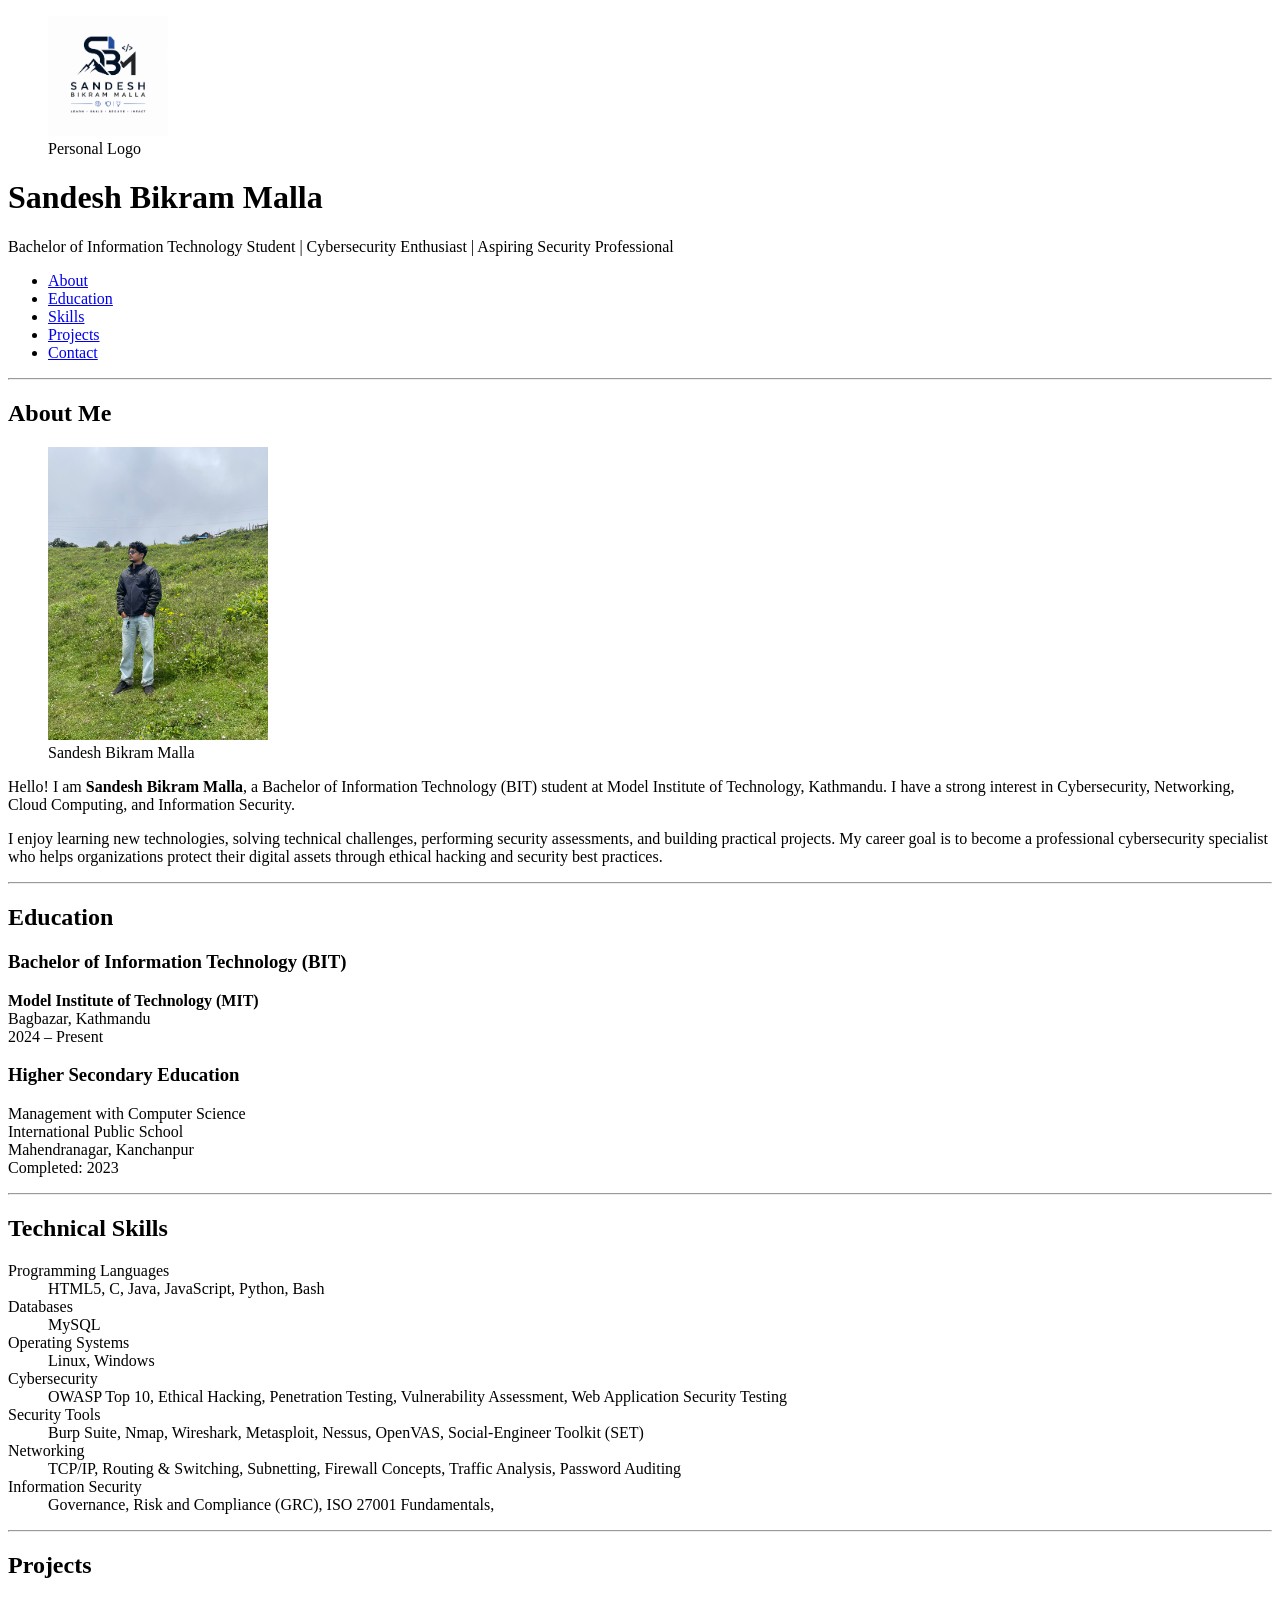
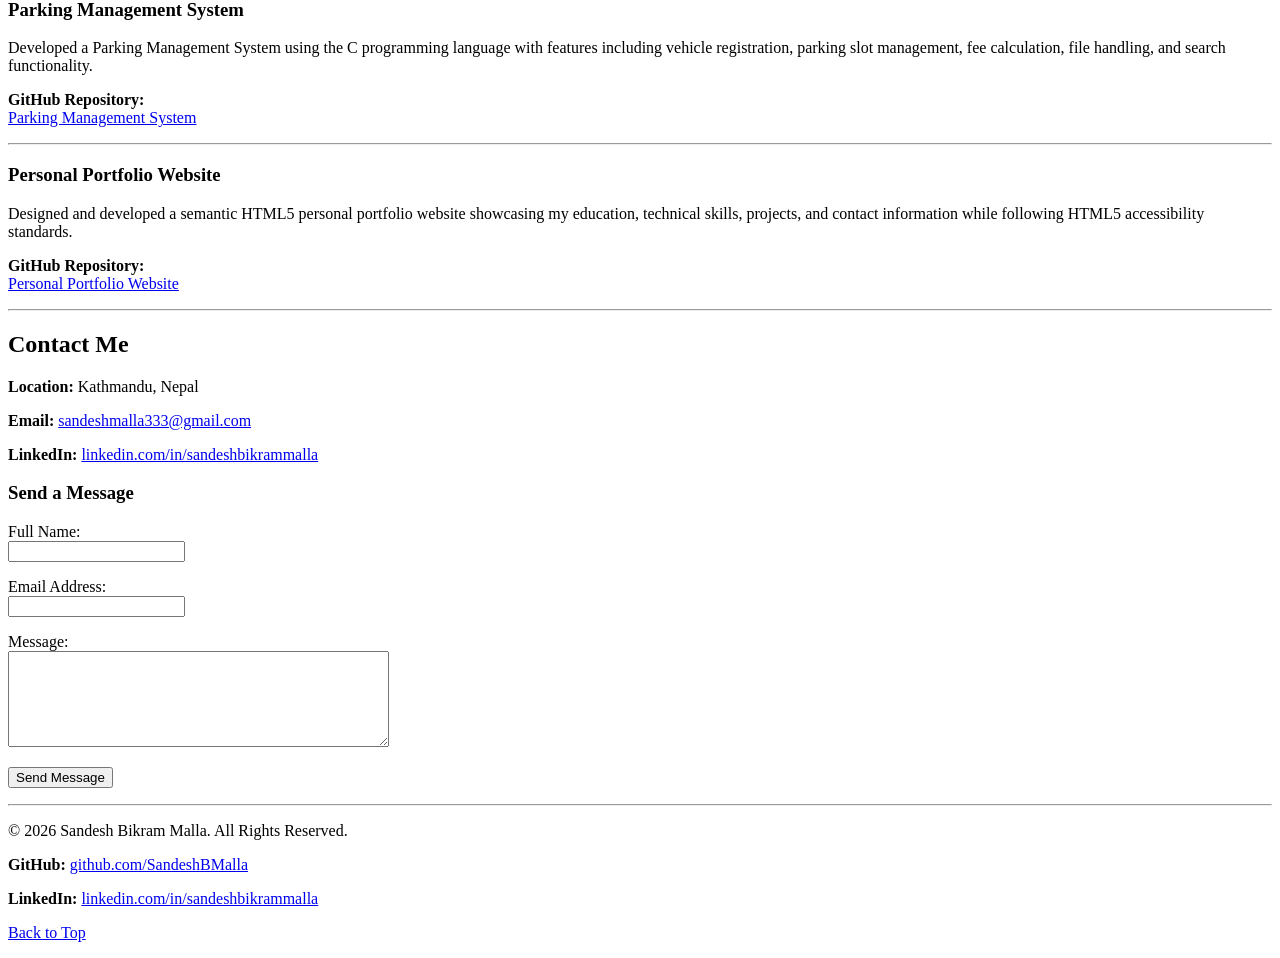
<file: index.html>
<!DOCTYPE html>
<html lang="en">

<head>
    <meta charset="UTF-8">
    <meta name="viewport" content="width=device-width, initial-scale=1.0">
    <title>Sandesh Bikram Malla | Personal Portfolio</title>
</head>

<body>

    <!-- ================= HEADER ================= -->
    <header id="top">

        <figure>
            <img src="logo.png" alt="Personal logo of Sandesh Bikram Malla" width="120">
            <figcaption>Personal Logo</figcaption>
        </figure>

        <h1>Sandesh Bikram Malla</h1>

        <p>
            Bachelor of Information Technology Student |
            Cybersecurity Enthusiast |
            Aspiring Security Professional
        </p>

        <nav>
            <ul>
                <li><a href="#about">About</a></li>
                <li><a href="#education">Education</a></li>
                <li><a href="#skills">Skills</a></li>
                <li><a href="#projects">Projects</a></li>
                <li><a href="#contact">Contact</a></li>
            </ul>
        </nav>

        <hr>

    </header>

    <!-- ================= MAIN ================= -->
    <main>

        <!-- About -->
        <section id="about">

            <h2>About Me</h2>

            <figure>
                <img src="profile.jpg"
                    alt="Portrait of Sandesh Bikram Malla"
                    width="220">
                <figcaption>Sandesh Bikram Malla</figcaption>
            </figure>

            <p>
                Hello! I am <strong>Sandesh Bikram Malla</strong>, a Bachelor of
                Information Technology (BIT) student at Model Institute of Technology,
                Kathmandu. I have a strong interest in Cybersecurity, Networking,
                Cloud Computing, and Information Security.
            </p>

            <p>
                I enjoy learning new technologies, solving technical challenges,
                performing security assessments, and building practical projects.
                My career goal is to become a professional cybersecurity specialist
                who helps organizations protect their digital assets through ethical
                hacking and security best practices.
            </p>

        </section>

        <hr>

        <!-- Education -->
        <section id="education">

            <h2>Education</h2>

            <article>

                <h3>Bachelor of Information Technology (BIT)</h3>

                <p>
                    <strong>Model Institute of Technology (MIT)</strong><br>
                    Bagbazar, Kathmandu<br>
                    2024 – Present
                </p>

            </article>

            <article>

                <h3>Higher Secondary Education</h3>

                <p>
                    Management with Computer Science<br>
                    International Public School<br>
                    Mahendranagar, Kanchanpur<br>
                    Completed: 2023
                </p>

            </article>

        </section>

        <hr>

        <!-- Skills -->
        <section id="skills">

            <h2>Technical Skills</h2>

            <dl>

                <dt>Programming Languages</dt>
                <dd>HTML5, C, Java, JavaScript, Python, Bash</dd>

                <dt>Databases</dt>
                <dd>MySQL</dd>

                <dt>Operating Systems</dt>
                <dd>Linux, Windows</dd>

                <dt>Cybersecurity</dt>
                <dd>
                    OWASP Top 10,
                    Ethical Hacking, Penetration Testing,
                    Vulnerability Assessment,
                    Web Application Security Testing
                </dd>

                <dt>Security Tools</dt>
                <dd>
                    Burp Suite,
                    Nmap,
                    Wireshark,
                    Metasploit,
                    Nessus,
                    OpenVAS,
                    Social-Engineer Toolkit (SET)
                </dd>

                <dt>Networking</dt>
                <dd>
                    TCP/IP,
                    Routing & Switching,
                    Subnetting,
                    Firewall Concepts,
                    Traffic Analysis,
                    Password Auditing
                </dd>

                <dt>Information Security</dt>
                <dd>
                
                    Governance, Risk and Compliance (GRC),
                    ISO 27001 Fundamentals,
                  
                </dd>

            </dl>

        </section>

        <hr>

        <!-- Projects -->
        <section id="projects">

            <h2>Projects</h2>

            <article>

                <h3>Parking Management System</h3>

                <p>
                    Developed a Parking Management System using the C programming
                    language with features including vehicle registration,
                    parking slot management, fee calculation,
                    file handling, and search functionality.
                </p>

                <p>
                    <strong>GitHub Repository:</strong><br>

                    <a href="https://github.com/SandeshBMalla/parking-management-system" target="_blank">
                        Parking Management System
                    </a>
                </p>

            </article>

            <hr>

            <article>

                <h3>Personal Portfolio Website</h3>

                <p>
                    Designed and developed a semantic HTML5 personal portfolio
                    website showcasing my education, technical skills,
                    projects, and contact information while following
                    HTML5 accessibility standards.
                </p>

                <p>
                    <strong>GitHub Repository:</strong><br>

                    <a href="https://github.com/SandeshBMalla/personal-portfolio" target="_blank">
                        Personal Portfolio Website
                    </a>
                </p>

            </article>

        </section>

        <hr>

        <!-- Contact -->
        <section id="contact">

            <h2>Contact Me</h2>

            <p><strong>Location:</strong> Kathmandu, Nepal</p>

            <p>
                <strong>Email:</strong>
                <a href="mailto:sandeshmalla333@gmail.com">
                    sandeshmalla333@gmail.com
                </a>
            </p>

            <p>
                <strong>LinkedIn:</strong>
                <a href="https://www.linkedin.com/in/sandeshbikrammalla/" target="_blank">
                    linkedin.com/in/sandeshbikrammalla
                </a>
            </p>

            <h3>Send a Message</h3>

            <form action="#" method="post">

                <p>
                    <label for="name">Full Name:</label><br>
                    <input type="text" id="name" name="name" required>
                </p>

                <p>
                    <label for="email">Email Address:</label><br>
                    <input type="email" id="email" name="email" required>
                </p>

                <p>
                    <label for="message">Message:</label><br>
                    <textarea id="message"
                        name="message"
                        rows="6"
                        cols="45"
                        required></textarea>
                </p>

                <p>
                    <button type="submit">Send Message</button>
                </p>

            </form>

        </section>

    </main>

    <hr>

    <!-- ================= FOOTER ================= -->
    <footer>

        <p>
            &copy; 2026 Sandesh Bikram Malla. All Rights Reserved.
        </p>

        <p>
            <strong>GitHub:</strong>
            <a href="https://github.com/SandeshBMalla" target="_blank">
                github.com/SandeshBMalla
            </a>
        </p>

        <p>
            <strong>LinkedIn:</strong>
            <a href="https://www.linkedin.com/in/sandeshbikrammalla/" target="_blank">
                linkedin.com/in/sandeshbikrammalla
            </a>
        </p>

        <p>
            <a href="#top">Back to Top</a>
        </p>

    </footer>

</body>

</html>
</file>
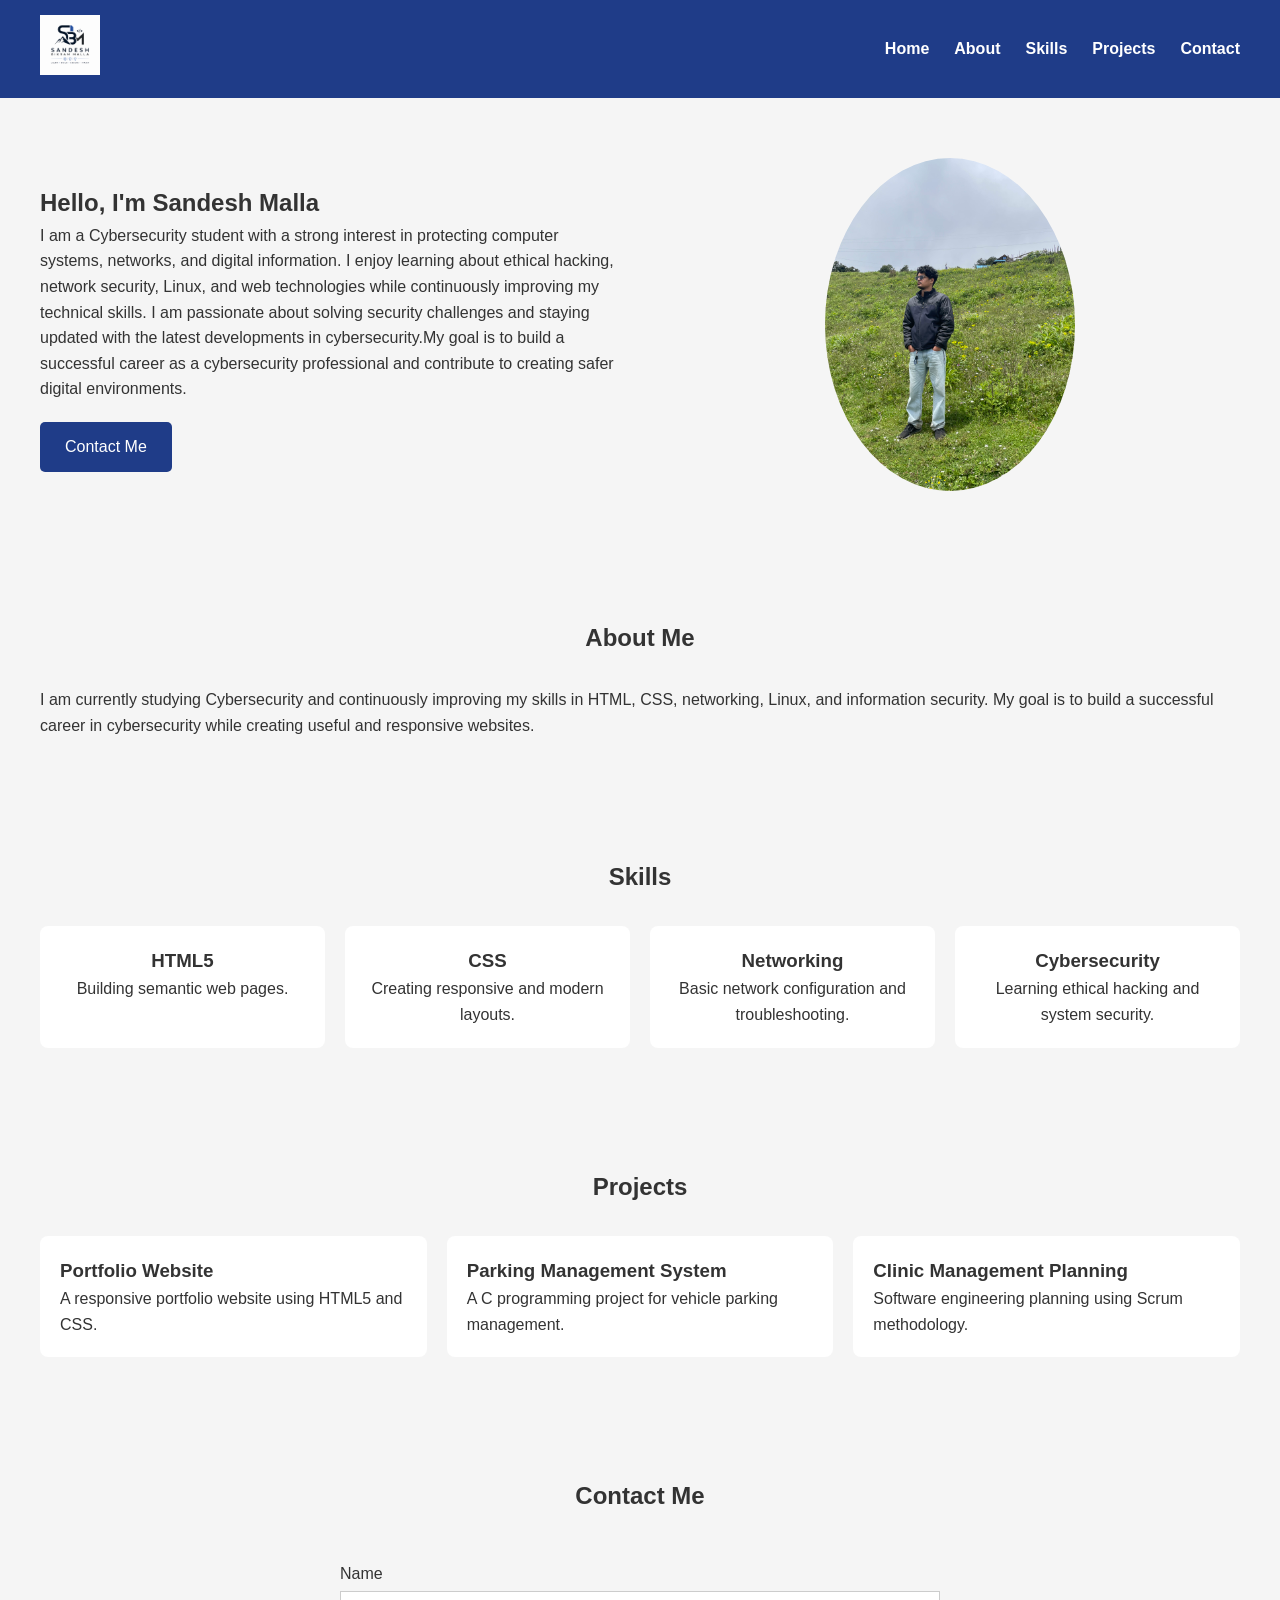
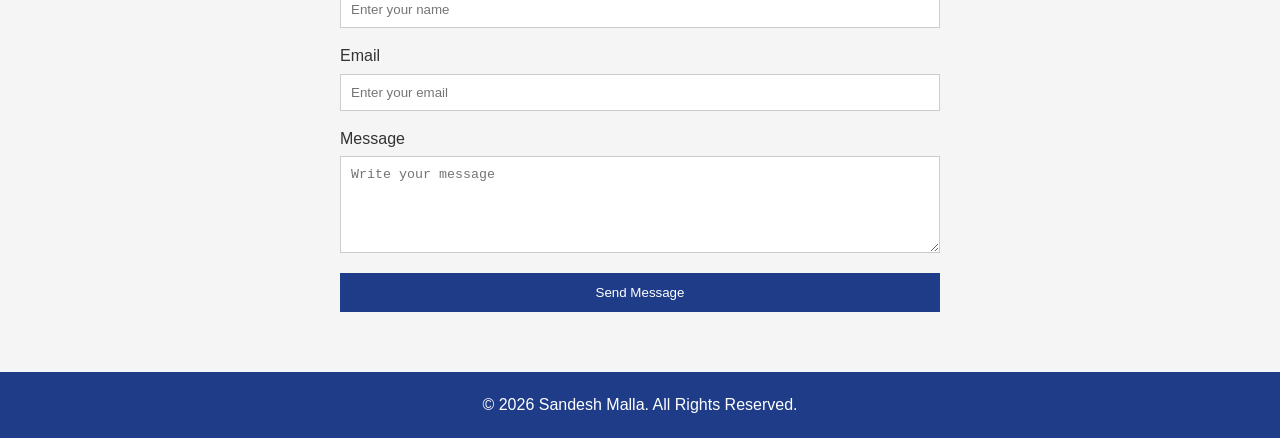
<file: WEEK3ASGN.html>
<!DOCTYPE html>
<html lang="en">

<head>
    <meta charset="UTF-8">
    <meta name="viewport" content="width=device-width, initial-scale=1.0">
    <title>Sandesh Malla | Portfolio</title>

    <link rel="stylesheet" href="style.css">
</head>

<body>

    <!-- Header -->
    <header>

        <div class="logo">
            <img src="logo.png" alt="Website Logo">
        </div>

        <nav>
            <ul>
                <li><a href="#home">Home</a></li>
                <li><a href="#about">About</a></li>
                <li><a href="#skills">Skills</a></li>
                <li><a href="#projects">Projects</a></li>
                <li><a href="#contact">Contact</a></li>
            </ul>
        </nav>

    </header>

    <!-- Main -->
    <main>

        <!-- Home Section -->
        <section id="home" class="hero">

            <div class="hero-text">
                <h1>Hello, I'm Sandesh Malla</h1>

                <p>
                    I am a Cybersecurity student with a strong interest in protecting computer systems, networks, and digital information.
                    I enjoy learning about ethical hacking, network security, Linux, and web technologies while continuously improving my
                    technical skills. I am passionate about solving security challenges and staying updated with the latest developments in
                    cybersecurity.My goal is to build a successful career as a cybersecurity professional and contribute to creating safer digital environments.
                </p>

                <a href="#contact" class="button">Contact Me</a>

            </div>

            <div class="hero-image">
                <img src="profile.jpg" alt="Profile Photo">
            </div>

        </section>

        <!-- About -->
        <section id="about">

            <h2>About Me</h2>

            <p>
                I am currently studying Cybersecurity and continuously improving
                my skills in HTML, CSS, networking, Linux, and information
                security. My goal is to build a successful career in
                cybersecurity while creating useful and responsive websites.
            </p>

        </section>

        <!-- Skills -->
        <section id="skills">

            <h2>Skills</h2>

            <div class="skills">

                <article>
                    <h3>HTML5</h3>
                    <p>Building semantic web pages.</p>
                </article>

                <article>
                    <h3>CSS</h3>
                    <p>Creating responsive and modern layouts.</p>
                </article>

                <article>
                    <h3>Networking</h3>
                    <p>Basic network configuration and troubleshooting.</p>
                </article>

                <article>
                    <h3>Cybersecurity</h3>
                    <p>Learning ethical hacking and system security.</p>
                </article>

            </div>

        </section>

        <!-- Projects -->
        <section id="projects">

            <h2>Projects</h2>

            <div class="projects">

                <article>
                    <h3>Portfolio Website</h3>
                    <p>A responsive portfolio website using HTML5 and CSS.</p>
                </article>

                <article>
                    <h3>Parking Management System</h3>
                    <p>A C programming project for vehicle parking management.</p>
                </article>

                <article>
                    <h3>Clinic Management Planning</h3>
                    <p>Software engineering planning using Scrum methodology.</p>
                </article>

            </div>

        </section>

        <!-- Contact -->
        <section id="contact">
            <h2>Contact Me</h2>

            <form>

                <label for="name">Name</label>
                <input type="text" id="name" placeholder="Enter your name">

                <label for="email">Email</label>
                <input type="email" id="email" placeholder="Enter your email">

                <label for="message">Message</label>
                <textarea id="message" rows="5" placeholder="Write your message"></textarea>

                <button type="submit">Send Message</button>

            </form>

        </section>

    </main>

    <!-- Footer -->
    <footer>

        <p>
            © 2026 Sandesh Malla. All Rights Reserved.
        </p>

    </footer>
</body>
</html>
</file>
<file: style.css>
/* Reset */

*{
    margin:0;
    padding:0;
    box-sizing:border-box;
}

/* Body */

body{

    font-family:Arial, Helvetica, sans-serif;
    background:#f5f5f5;
    color:#333;
    line-height:1.6;

}

/* Header */

header{

    background:#1f3c88;
    color:white;

    display:flex;
    justify-content:space-between;
    align-items:center;

    padding:15px 40px;

}

.logo img{

    width:60px;

}

/* Navigation */

nav ul{

    list-style:none;
    display:flex;
    gap:25px;

}

nav a{

    color:white;
    text-decoration:none;
    font-weight:bold;

}

nav a:hover{

    color:#ffd54f;

}

/* Hero */

.hero{

    display:flex;
    justify-content:space-between;
    align-items:center;

    padding:60px 40px;
    gap:40px;

}

.hero-text{

    flex:1;

}

.hero-image{

    flex:1;
    text-align:center;

}

.hero-image img{

    width:250px;
    border-radius:50%;

}

/* Button */

.button{

    display:inline-block;
    margin-top:20px;

    background:#1f3c88;
    color:white;

    padding:12px 25px;

    text-decoration:none;
    border-radius:5px;

}

.button:hover{

    background:#3559c7;

}

/* Sections */

section{

    padding:60px 40px;

}

section h2{

    text-align:center;
    margin-bottom:30px;

}

/* Skills */

.skills{

    display:flex;
    justify-content:space-between;
    gap:20px;
    flex-wrap:wrap;

}

.skills article{

    flex:1;
    min-width:200px;

    background:white;

    padding:20px;

    border-radius:8px;

    text-align:center;

}

/* Projects */

.projects{

    display:flex;
    gap:20px;
    flex-wrap:wrap;

}

.projects article{

    flex:1;
    min-width:250px;

    background:white;

    padding:20px;

    border-radius:8px;

}

/* Contact */

form{

    max-width:600px;
    margin:auto;

    display:flex;
    flex-direction:column;

}

label{

    margin-top:15px;

}

input,
textarea{

    padding:10px;
    margin-top:5px;

    border:1px solid #ccc;

}

button{

    margin-top:20px;

    padding:12px;

    background:#1f3c88;
    color:white;

    border:none;

    cursor:pointer;

}

button:hover{

    background:#3559c7;

}

/* Footer */

footer{

    background:#1f3c88;
    color:white;

    text-align:center;

    padding:20px;

}

/* Responsive Design */

@media(max-width:768px){

    header{

        flex-direction:column;

    }

    nav ul{

        flex-direction:column;
        align-items:center;
        margin-top:15px;

    }

    .hero{

        flex-direction:column;

        text-align:center;

    }

    .skills{

        flex-direction:column;

    }

    .projects{

        flex-direction:column;

    }

}
</file>
